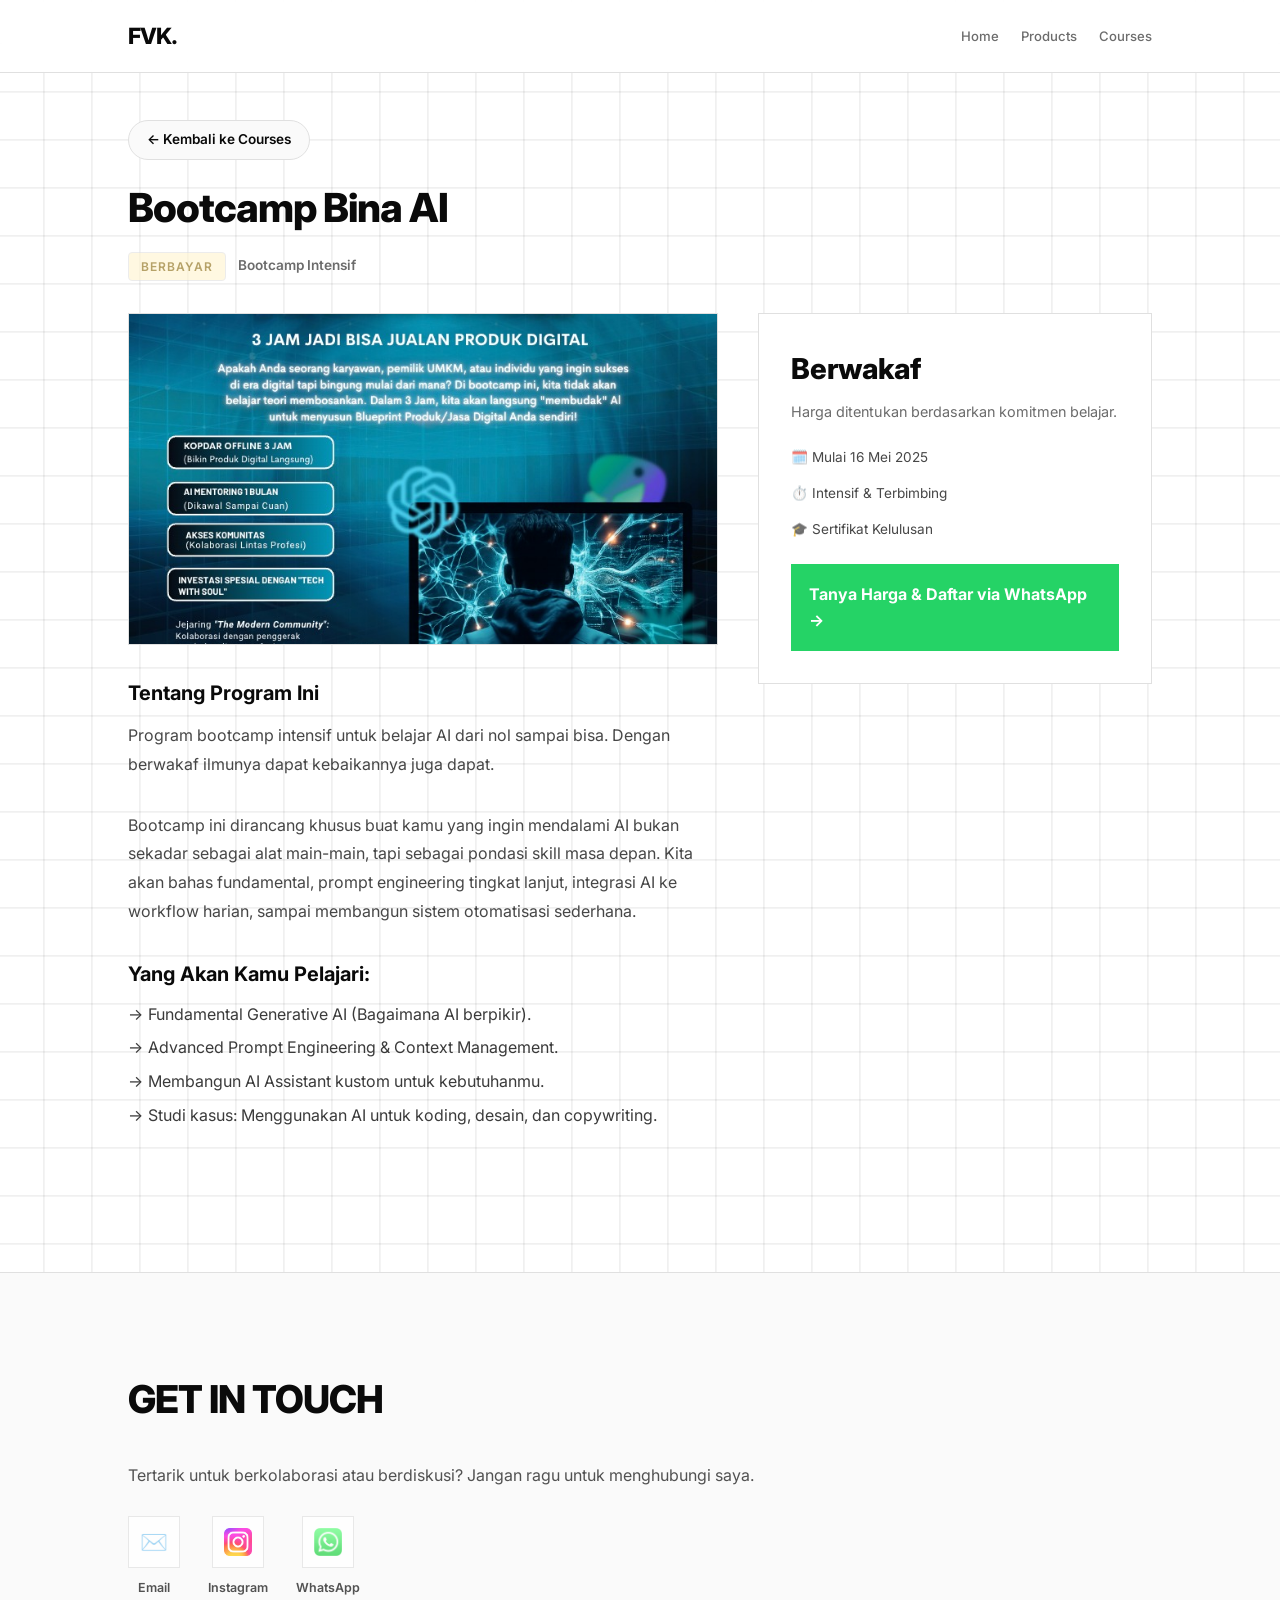
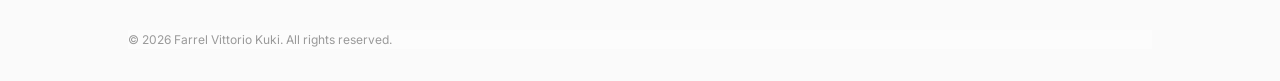
<file: course-bootcamp.html>
<!DOCTYPE html>
<html lang="id">
<head>
    <meta charset="UTF-8">
    <meta name="viewport" content="width=device-width, initial-scale=1.0">
    <title>Bootcamp Bina AI</title>
    <meta name="description" content="Detail Course Bootcamp Bina AI oleh Farrel Vittorio Kuki.">
    <link rel="preconnect" href="https://fonts.googleapis.com">
    <link rel="preconnect" href="https://fonts.gstatic.com" crossorigin>
    <link href="https://fonts.googleapis.com/css2?family=Inter:wght@300;400;500;600;800&display=swap" rel="stylesheet">
    <link rel="stylesheet" href="style.css">
</head>
<body>
    <div id="grid-bg" aria-hidden="true"></div>

    <nav id="navbar">
        <div class="logo">FVK.</div>
        <ul class="nav-links" id="nav-links">
            <li><a href="index.html#home" class="nav-item">Home</a></li>
            <li><a href="index.html#products" class="nav-item">Products</a></li>
            <li><a href="index.html#courses" class="nav-item">Courses</a></li>
        </ul>
        <div class="menu-toggle" id="mobile-menu">
            <span></span>
            <span></span>
        </div>
    </nav>

    <main class="detail-page">
        <div class="detail-header">
            <a href="index.html#courses" class="back-link">← Kembali ke Courses</a>
            <h1>Bootcamp Bina AI</h1>
            <div class="detail-meta">
                <span class="badge" style="background:#fff3cd; color:#856404;">Berbayar</span>
                <span>Bootcamp Intensif</span>
            </div>
        </div>

        <div class="detail-grid">
            <div class="detail-main">
                <div class="detail-banner">
                    <img src="assets/bootcamp.jpeg" alt="Bootcamp Bina AI" onerror="this.style.display='none'; this.parentElement.style.background='#f0f0f0'">
                </div>
                
                <div class="detail-description">
                    <h3>Tentang Program Ini</h3>
                    <p>Program bootcamp intensif untuk belajar AI dari nol sampai bisa. Dengan berwakaf ilmunya dapat kebaikannya juga dapat.</p>
                    <p>Bootcamp ini dirancang khusus buat kamu yang ingin mendalami AI bukan sekadar sebagai alat main-main, tapi sebagai pondasi skill masa depan. Kita akan bahas fundamental, prompt engineering tingkat lanjut, integrasi AI ke workflow harian, sampai membangun sistem otomatisasi sederhana.</p>
                    
                    <h3>Yang Akan Kamu Pelajari:</h3>
                    <ul>
                        <li>Fundamental Generative AI (Bagaimana AI berpikir).</li>
                        <li>Advanced Prompt Engineering & Context Management.</li>
                        <li>Membangun AI Assistant kustom untuk kebutuhanmu.</li>
                        <li>Studi kasus: Menggunakan AI untuk koding, desain, dan copywriting.</li>
                    </ul>
                </div>
            </div>

            <div class="detail-sidebar">
                <div class="detail-price">Berwakaf</div>
                <p>Harga ditentukan berdasarkan komitmen belajar.</p>
                
                <ul class="course-details" style="margin-bottom:24px;">
                    <li style="margin-bottom:8px">🗓️ Mulai 16 Mei 2025</li>
                    <li style="margin-bottom:8px">⏱️ Intensif & Terbimbing</li>
                    <li>🎓 Sertifikat Kelulusan</li>
                </ul>

                <a href="https://wa.me/628561846499?text=Halo%20Farrel%2C%20saya%20tertarik%20dengan%20Bootcamp%20Bina%20AI%20tanggal%2016%20Mei.%20Bisa%20info%20harga%20dan%20detailnya%3F" target="_blank" rel="noopener noreferrer" class="detail-cta-btn wa-btn">
                    Tanya Harga & Daftar via WhatsApp →
                </a>
            </div>
        </div>
    </main>

    <!-- FOOTER inline -->
    <footer id="contact">
        <div class="footer-content">
            <h2>Get In Touch</h2>
            <p style="margin-bottom: 28px; opacity: 0.7;">Tertarik untuk berkolaborasi atau berdiskusi? Jangan ragu untuk menghubungi saya.</p>
            <div class="social-links">
                <a href="mailto:farrelvittoriokuki300408@gmail.com" class="social-link-item">
                    <div class="social-icon-box">
                        <span class="icon-fallback">✉️</span>
                    </div>
                    <span>Email</span>
                </a>
                <a href="https://www.instagram.com/dlq33_2man?igsh=MWpqem1uYnczZzRmdQ==" target="_blank" rel="noopener noreferrer" class="social-link-item">
                    <div class="social-icon-box">
                        <img src="assets/instagram.png" alt="Instagram" onerror="this.style.display='none'; this.parentElement.innerHTML='<span class=\'icon-fallback\'>📸</span>'">
                    </div>
                    <span>Instagram</span>
                </a>
                <a href="https://wa.me/628561846499?text=Halo%20Farrel%2C%20saya%20ingin%20terhubung%20dengan%20kamu!" target="_blank" rel="noopener noreferrer" class="social-link-item">
                    <div class="social-icon-box">
                        <img src="assets/whatsapp.png" alt="WhatsApp" onerror="this.style.display='none'; this.parentElement.innerHTML='<span class=\'icon-fallback\'>💬</span>'">
                    </div>
                    <span>WhatsApp</span>
                </a>
            </div>
            <p class="copyright">&copy; 2026 Farrel Vittorio Kuki. All rights reserved.</p>
        </div>
    </footer>

    <script src="https://cdnjs.cloudflare.com/ajax/libs/gsap/3.12.5/gsap.min.js"></script>
    <script src="script.js"></script>
</body>
</html>
</file>
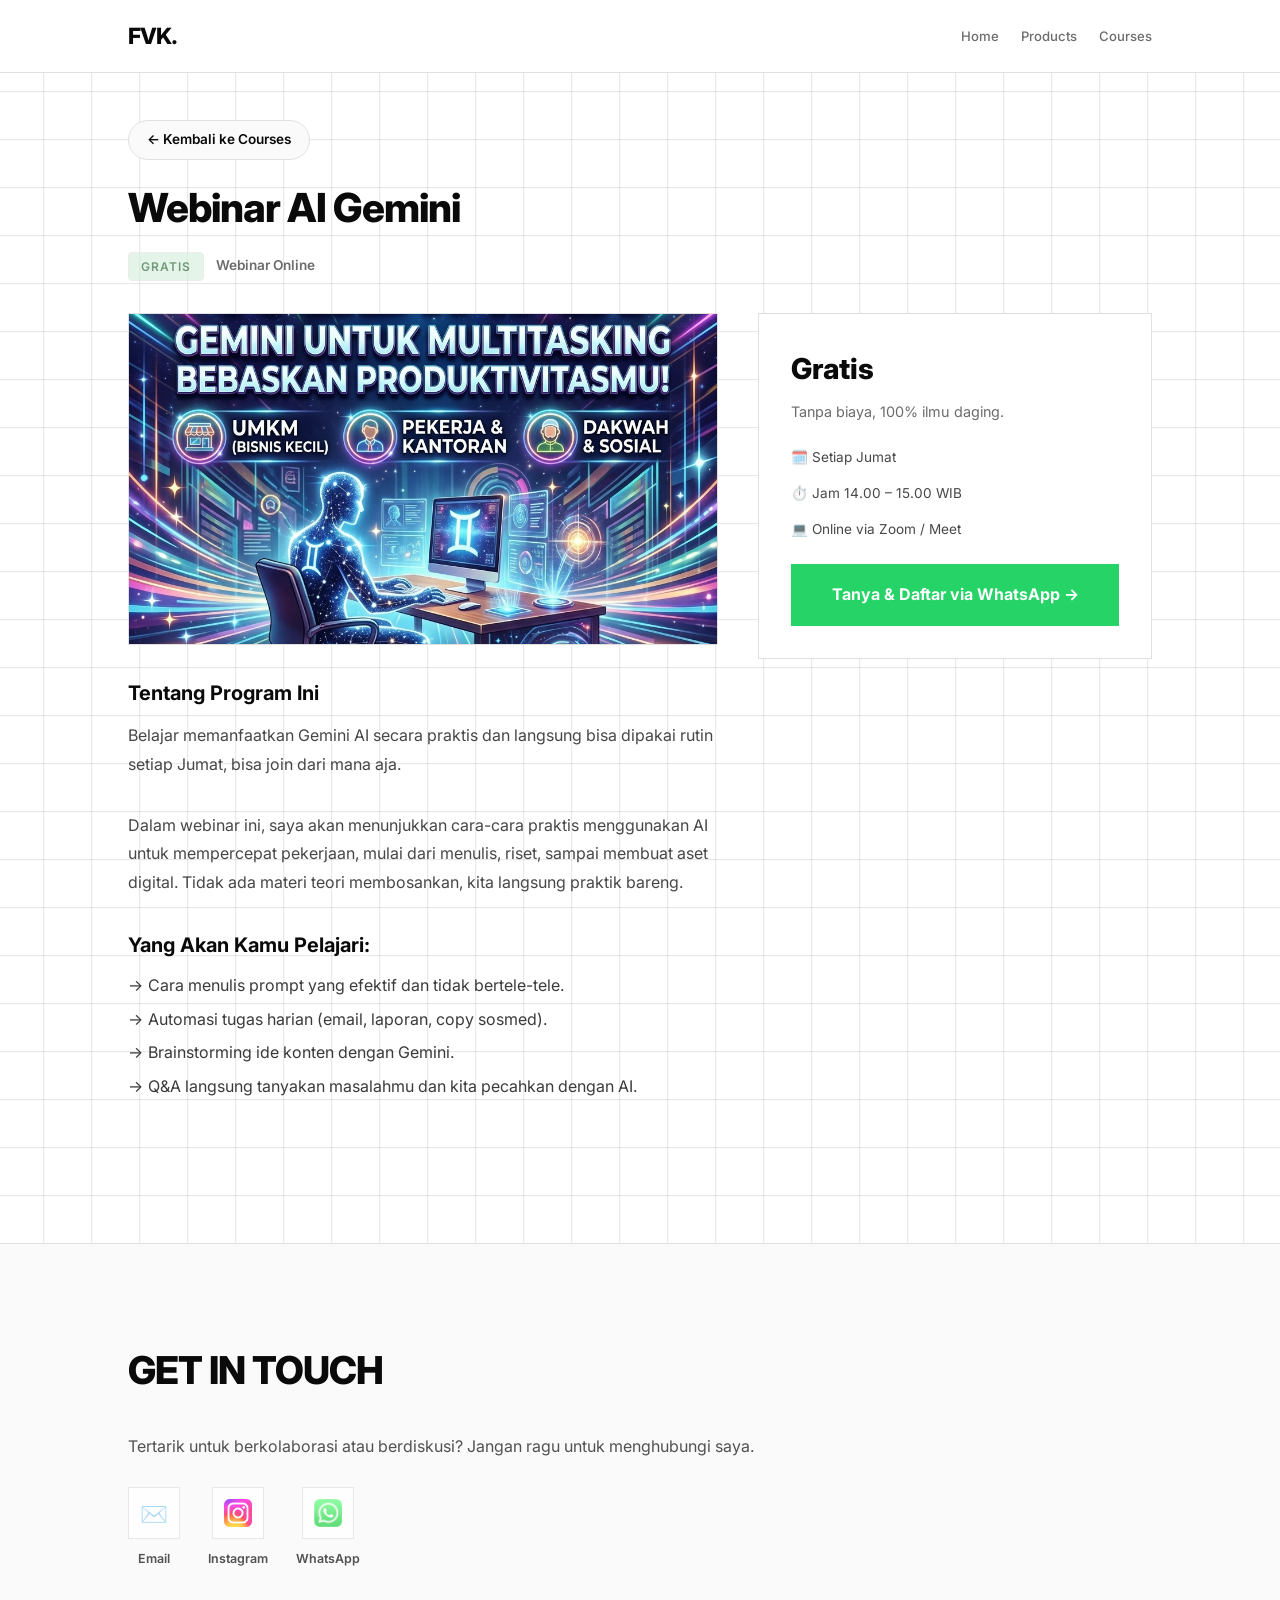
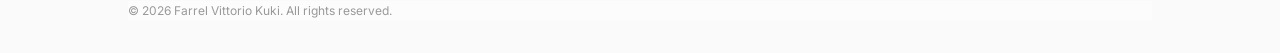
<file: course-webinar.html>
<!DOCTYPE html>
<html lang="id">
<head>
    <meta charset="UTF-8">
    <meta name="viewport" content="width=device-width, initial-scale=1.0">
    <title>Webinar AI Gemini</title>
    <meta name="description" content="Detail Course Webinar AI Gemini oleh Farrel Vittorio Kuki.">
    <link rel="preconnect" href="https://fonts.googleapis.com">
    <link rel="preconnect" href="https://fonts.gstatic.com" crossorigin>
    <link href="https://fonts.googleapis.com/css2?family=Inter:wght@300;400;500;600;800&display=swap" rel="stylesheet">
    <link rel="stylesheet" href="style.css">
</head>
<body>
    <div id="grid-bg" aria-hidden="true"></div>

    <nav id="navbar">
        <div class="logo">FVK.</div>
        <ul class="nav-links" id="nav-links">
            <li><a href="index.html#home" class="nav-item">Home</a></li>
            <li><a href="index.html#products" class="nav-item">Products</a></li>
            <li><a href="index.html#courses" class="nav-item">Courses</a></li>
        </ul>
        <div class="menu-toggle" id="mobile-menu">
            <span></span>
            <span></span>
        </div>
    </nav>

    <main class="detail-page">
        <div class="detail-header">
            <a href="index.html#courses" class="back-link">← Kembali ke Courses</a>
            <h1>Webinar AI Gemini</h1>
            <div class="detail-meta">
                <span class="badge" style="background:#d4edda; color:#155724;">Gratis</span>
                <span>Webinar Online</span>
            </div>
        </div>

        <div class="detail-grid">
            <div class="detail-main">
                <div class="detail-banner">
                    <img src="assets/webinar.png" alt="Webinar AI Gemini" onerror="this.style.display='none'; this.parentElement.style.background='#f0f0f0'">
                </div>
                
                <div class="detail-description">
                    <h3>Tentang Program Ini</h3>
                    <p>Belajar memanfaatkan Gemini AI secara praktis dan langsung bisa dipakai rutin setiap Jumat, bisa join dari mana aja.</p>
                    <p>Dalam webinar ini, saya akan menunjukkan cara-cara praktis menggunakan AI untuk mempercepat pekerjaan, mulai dari menulis, riset, sampai membuat aset digital. Tidak ada materi teori membosankan, kita langsung praktik bareng.</p>
                    
                    <h3>Yang Akan Kamu Pelajari:</h3>
                    <ul>
                        <li>Cara menulis prompt yang efektif dan tidak bertele-tele.</li>
                        <li>Automasi tugas harian (email, laporan, copy sosmed).</li>
                        <li>Brainstorming ide konten dengan Gemini.</li>
                        <li>Q&A langsung tanyakan masalahmu dan kita pecahkan dengan AI.</li>
                    </ul>
                </div>
            </div>

            <div class="detail-sidebar">
                <div class="detail-price">Gratis</div>
                <p>Tanpa biaya, 100% ilmu daging.</p>
                
                <ul class="course-details" style="margin-bottom:24px;">
                    <li style="margin-bottom:8px">🗓️ Setiap Jumat</li>
                    <li style="margin-bottom:8px">⏱️ Jam 14.00 – 15.00 WIB</li>
                    <li>💻 Online via Zoom / Meet</li>
                </ul>

                <a href="https://wa.me/628561846499?text=Halo%20Farrel%2C%20saya%20tertarik%20dengan%20Webinar%20AI%20Gemini.%20Gimana%20cara%20joinnya%3F" target="_blank" rel="noopener noreferrer" class="detail-cta-btn wa-btn">
                    Tanya & Daftar via WhatsApp →
                </a>
            </div>
        </div>
    </main>

    <!-- FOOTER inline -->
    <footer id="contact">
        <div class="footer-content">
            <h2>Get In Touch</h2>
            <p style="margin-bottom: 28px; opacity: 0.7;">Tertarik untuk berkolaborasi atau berdiskusi? Jangan ragu untuk menghubungi saya.</p>
            <div class="social-links">
                <a href="mailto:farrelvittoriokuki300408@gmail.com" class="social-link-item">
                    <div class="social-icon-box">
                        <span class="icon-fallback">✉️</span>
                    </div>
                    <span>Email</span>
                </a>
                <a href="https://www.instagram.com/dlq33_2man?igsh=MWpqem1uYnczZzRmdQ==" target="_blank" rel="noopener noreferrer" class="social-link-item">
                    <div class="social-icon-box">
                        <img src="assets/instagram.png" alt="Instagram" onerror="this.style.display='none'; this.parentElement.innerHTML='<span class=\'icon-fallback\'>📸</span>'">
                    </div>
                    <span>Instagram</span>
                </a>
                <a href="https://wa.me/628561846499?text=Halo%20Farrel%2C%20saya%20ingin%20terhubung%20dengan%20kamu!" target="_blank" rel="noopener noreferrer" class="social-link-item">
                    <div class="social-icon-box">
                        <img src="assets/whatsapp.png" alt="WhatsApp" onerror="this.style.display='none'; this.parentElement.innerHTML='<span class=\'icon-fallback\'>💬</span>'">
                    </div>
                    <span>WhatsApp</span>
                </a>
            </div>
            <p class="copyright">&copy; 2026 Farrel Vittorio Kuki. All rights reserved.</p>
        </div>
    </footer>

    <script src="https://cdnjs.cloudflare.com/ajax/libs/gsap/3.12.5/gsap.min.js"></script>
    <script src="script.js"></script>
</body>
</html>
</file>
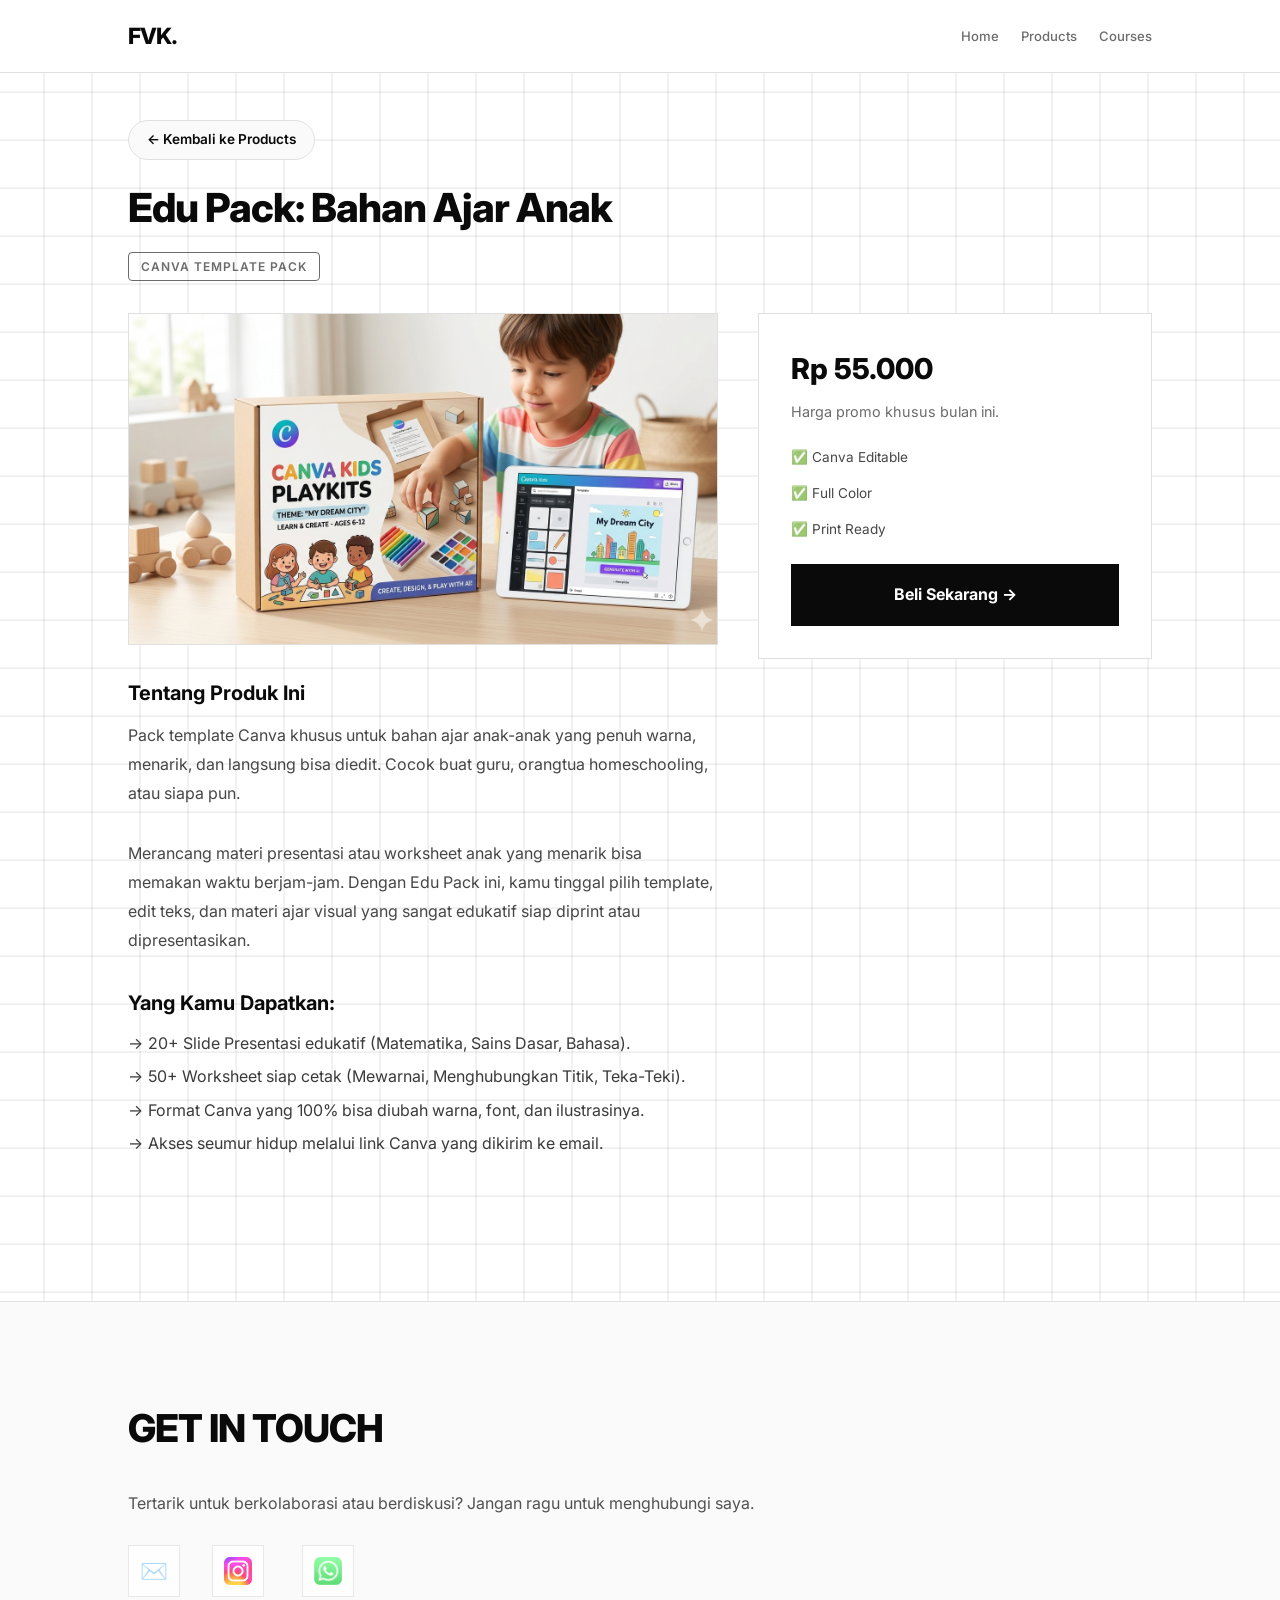
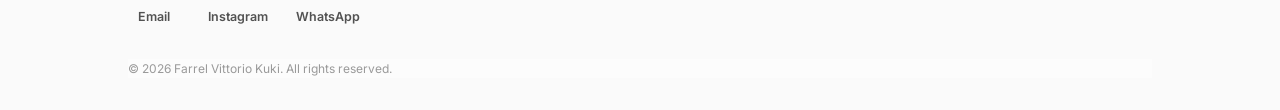
<file: product-canva.html>
<!DOCTYPE html>
<html lang="id">
<head>
    <meta charset="UTF-8">
    <meta name="viewport" content="width=device-width, initial-scale=1.0">
    <title>Edu Pack: Bahan Ajar Anak</title>
    <meta name="description" content="Detail Produk Edu Pack: Bahan Ajar Anak oleh Farrel Vittorio Kuki.">
    <link rel="preconnect" href="https://fonts.googleapis.com">
    <link rel="preconnect" href="https://fonts.gstatic.com" crossorigin>
    <link href="https://fonts.googleapis.com/css2?family=Inter:wght@300;400;500;600;800&display=swap" rel="stylesheet">
    <link rel="stylesheet" href="style.css">
</head>
<body>
    <div id="grid-bg" aria-hidden="true"></div>

    <nav id="navbar">
        <div class="logo">FVK.</div>
        <ul class="nav-links" id="nav-links">
            <li><a href="index.html#home" class="nav-item">Home</a></li>
            <li><a href="index.html#products" class="nav-item">Products</a></li>
            <li><a href="index.html#courses" class="nav-item">Courses</a></li>
        </ul>
        <div class="menu-toggle" id="mobile-menu">
            <span></span>
            <span></span>
        </div>
    </nav>

    <main class="detail-page">
        <div class="detail-header">
            <a href="index.html#products" class="back-link">← Kembali ke Products</a>
            <h1>Edu Pack: Bahan Ajar Anak</h1>
            <div class="detail-meta">
                <span class="badge" style="border-color:var(--text-color);">Canva Template Pack</span>
            </div>
        </div>

        <div class="detail-grid">
            <div class="detail-main">
                <div class="detail-banner">
                    <img src="assets/canva.png" alt="Edu Pack: Bahan Ajar Anak" onerror="this.style.display='none'; this.parentElement.style.background='#f0f0f0'">
                </div>
                
                <div class="detail-description">
                    <h3>Tentang Produk Ini</h3>
                    <p>Pack template Canva khusus untuk bahan ajar anak-anak yang penuh warna, menarik, dan langsung bisa diedit. Cocok buat guru, orangtua homeschooling, atau siapa pun.</p>
                    <p>Merancang materi presentasi atau worksheet anak yang menarik bisa memakan waktu berjam-jam. Dengan Edu Pack ini, kamu tinggal pilih template, edit teks, dan materi ajar visual yang sangat edukatif siap diprint atau dipresentasikan.</p>
                    
                    <h3>Yang Kamu Dapatkan:</h3>
                    <ul>
                        <li>20+ Slide Presentasi edukatif (Matematika, Sains Dasar, Bahasa).</li>
                        <li>50+ Worksheet siap cetak (Mewarnai, Menghubungkan Titik, Teka-Teki).</li>
                        <li>Format Canva yang 100% bisa diubah warna, font, dan ilustrasinya.</li>
                        <li>Akses seumur hidup melalui link Canva yang dikirim ke email.</li>
                    </ul>
                </div>
            </div>

            <div class="detail-sidebar">
                <div class="detail-price">Rp 55.000</div>
                <p>Harga promo khusus bulan ini.</p>
                
                <ul class="course-details" style="margin-bottom:24px;">
                    <li style="margin-bottom:8px">✅ Canva Editable</li>
                    <li style="margin-bottom:8px">✅ Full Color</li>
                    <li>✅ Print Ready</li>
                </ul>

                <a href="payment.html?product=canva-pack" class="detail-cta-btn">
                    Beli Sekarang →
                </a>
            </div>
        </div>
    </main>

    <!-- FOOTER inline -->
    <footer id="contact">
        <div class="footer-content">
            <h2>Get In Touch</h2>
            <p style="margin-bottom: 28px; opacity: 0.7;">Tertarik untuk berkolaborasi atau berdiskusi? Jangan ragu untuk menghubungi saya.</p>
            <div class="social-links">
                <a href="mailto:farrelvittoriokuki300408@gmail.com" class="social-link-item">
                    <div class="social-icon-box">
                        <span class="icon-fallback">✉️</span>
                    </div>
                    <span>Email</span>
                </a>
                <a href="https://www.instagram.com/dlq33_2man?igsh=MWpqem1uYnczZzRmdQ==" target="_blank" rel="noopener noreferrer" class="social-link-item">
                    <div class="social-icon-box">
                        <img src="assets/instagram.png" alt="Instagram" onerror="this.style.display='none'; this.parentElement.innerHTML='<span class=\'icon-fallback\'>📸</span>'">
                    </div>
                    <span>Instagram</span>
                </a>
                <a href="https://wa.me/628561846499?text=Halo%20Farrel%2C%20saya%20ingin%20terhubung%20dengan%20kamu!" target="_blank" rel="noopener noreferrer" class="social-link-item">
                    <div class="social-icon-box">
                        <img src="assets/whatsapp.png" alt="WhatsApp" onerror="this.style.display='none'; this.parentElement.innerHTML='<span class=\'icon-fallback\'>💬</span>'">
                    </div>
                    <span>WhatsApp</span>
                </a>
            </div>
            <p class="copyright">&copy; 2026 Farrel Vittorio Kuki. All rights reserved.</p>
        </div>
    </footer>

    <script src="https://cdnjs.cloudflare.com/ajax/libs/gsap/3.12.5/gsap.min.js"></script>
    <script src="script.js"></script>
</body>
</html>
</file>
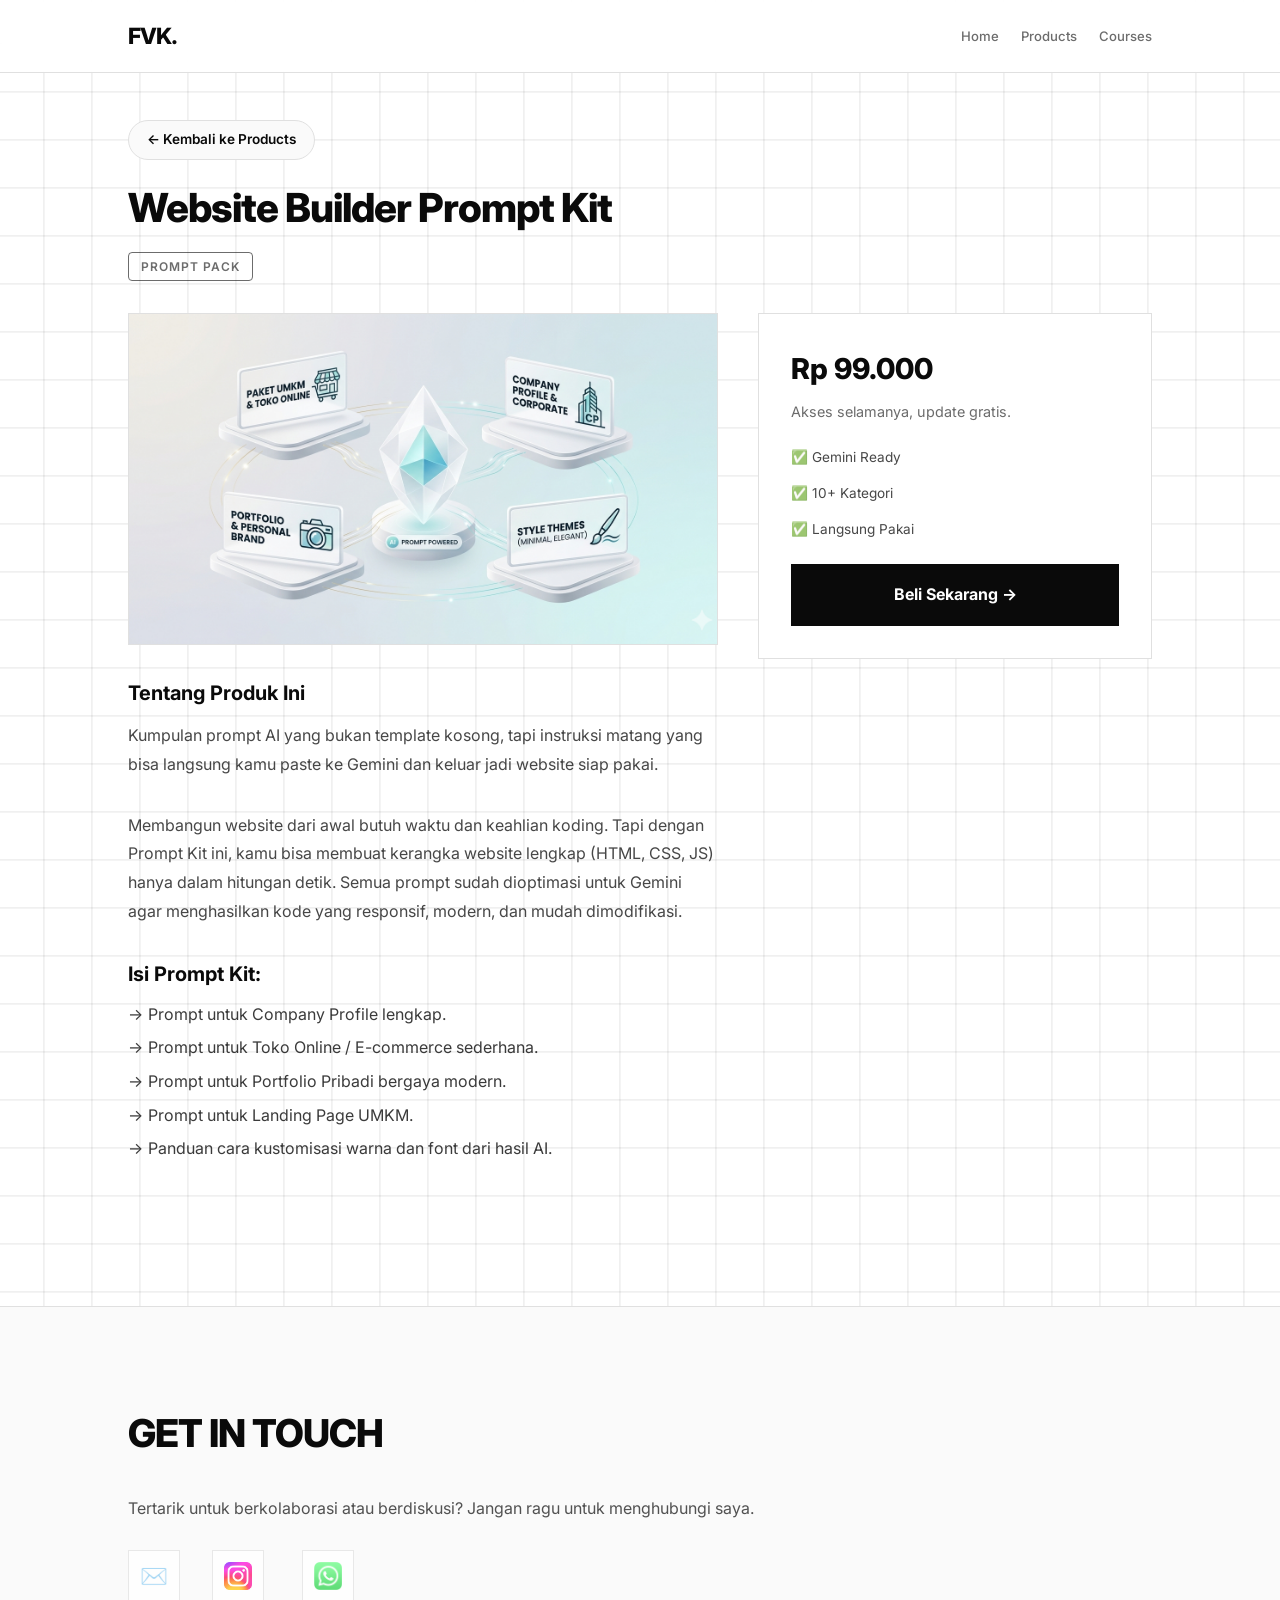
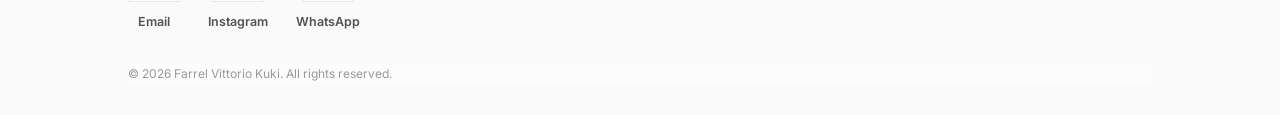
<file: product-prompt.html>
<!DOCTYPE html>
<html lang="id">
<head>
    <meta charset="UTF-8">
    <meta name="viewport" content="width=device-width, initial-scale=1.0">
    <title>Website Builder Prompt Kit</title>
    <meta name="description" content="Detail Produk Website Builder Prompt Kit oleh Farrel Vittorio Kuki.">
    <link rel="preconnect" href="https://fonts.googleapis.com">
    <link rel="preconnect" href="https://fonts.gstatic.com" crossorigin>
    <link href="https://fonts.googleapis.com/css2?family=Inter:wght@300;400;500;600;800&display=swap" rel="stylesheet">
    <link rel="stylesheet" href="style.css">
</head>
<body>
    <div id="grid-bg" aria-hidden="true"></div>

    <nav id="navbar">
        <div class="logo">FVK.</div>
        <ul class="nav-links" id="nav-links">
            <li><a href="index.html#home" class="nav-item">Home</a></li>
            <li><a href="index.html#products" class="nav-item">Products</a></li>
            <li><a href="index.html#courses" class="nav-item">Courses</a></li>
        </ul>
        <div class="menu-toggle" id="mobile-menu">
            <span></span>
            <span></span>
        </div>
    </nav>

    <main class="detail-page">
        <div class="detail-header">
            <a href="index.html#products" class="back-link">← Kembali ke Products</a>
            <h1>Website Builder Prompt Kit</h1>
            <div class="detail-meta">
                <span class="badge" style="border-color:var(--text-color);">Prompt Pack</span>
            </div>
        </div>

        <div class="detail-grid">
            <div class="detail-main">
                <div class="detail-banner">
                    <img src="assets/prompt.png" alt="Website Builder Prompt Kit" onerror="this.style.display='none'; this.parentElement.style.background='#f0f0f0'">
                </div>
                
                <div class="detail-description">
                    <h3>Tentang Produk Ini</h3>
                    <p>Kumpulan prompt AI yang bukan template kosong, tapi instruksi matang yang bisa langsung kamu paste ke Gemini dan keluar jadi website siap pakai.</p>
                    <p>Membangun website dari awal butuh waktu dan keahlian koding. Tapi dengan Prompt Kit ini, kamu bisa membuat kerangka website lengkap (HTML, CSS, JS) hanya dalam hitungan detik. Semua prompt sudah dioptimasi untuk Gemini agar menghasilkan kode yang responsif, modern, dan mudah dimodifikasi.</p>
                    
                    <h3>Isi Prompt Kit:</h3>
                    <ul>
                        <li>Prompt untuk Company Profile lengkap.</li>
                        <li>Prompt untuk Toko Online / E-commerce sederhana.</li>
                        <li>Prompt untuk Portfolio Pribadi bergaya modern.</li>
                        <li>Prompt untuk Landing Page UMKM.</li>
                        <li>Panduan cara kustomisasi warna dan font dari hasil AI.</li>
                    </ul>
                </div>
            </div>

            <div class="detail-sidebar">
                <div class="detail-price">Rp 99.000</div>
                <p>Akses selamanya, update gratis.</p>
                
                <ul class="course-details" style="margin-bottom:24px;">
                    <li style="margin-bottom:8px">✅ Gemini Ready</li>
                    <li style="margin-bottom:8px">✅ 10+ Kategori</li>
                    <li>✅ Langsung Pakai</li>
                </ul>

                <a href="payment.html?product=prompt-kit" class="detail-cta-btn">
                    Beli Sekarang →
                </a>
            </div>
        </div>
    </main>

    <!-- FOOTER inline -->
    <footer id="contact">
        <div class="footer-content">
            <h2>Get In Touch</h2>
            <p style="margin-bottom: 28px; opacity: 0.7;">Tertarik untuk berkolaborasi atau berdiskusi? Jangan ragu untuk menghubungi saya.</p>
            <div class="social-links">
                <a href="mailto:farrelvittoriokuki300408@gmail.com" class="social-link-item">
                    <div class="social-icon-box">
                        <span class="icon-fallback">✉️</span>
                    </div>
                    <span>Email</span>
                </a>
                <a href="https://www.instagram.com/dlq33_2man?igsh=MWpqem1uYnczZzRmdQ==" target="_blank" rel="noopener noreferrer" class="social-link-item">
                    <div class="social-icon-box">
                        <img src="assets/instagram.png" alt="Instagram" onerror="this.style.display='none'; this.parentElement.innerHTML='<span class=\'icon-fallback\'>📸</span>'">
                    </div>
                    <span>Instagram</span>
                </a>
                <a href="https://wa.me/628561846499?text=Halo%20Farrel%2C%20saya%20ingin%20terhubung%20dengan%20kamu!" target="_blank" rel="noopener noreferrer" class="social-link-item">
                    <div class="social-icon-box">
                        <img src="assets/whatsapp.png" alt="WhatsApp" onerror="this.style.display='none'; this.parentElement.innerHTML='<span class=\'icon-fallback\'>💬</span>'">
                    </div>
                    <span>WhatsApp</span>
                </a>
            </div>
            <p class="copyright">&copy; 2026 Farrel Vittorio Kuki. All rights reserved.</p>
        </div>
    </footer>

    <script src="https://cdnjs.cloudflare.com/ajax/libs/gsap/3.12.5/gsap.min.js"></script>
    <script src="script.js"></script>
</body>
</html>
</file>
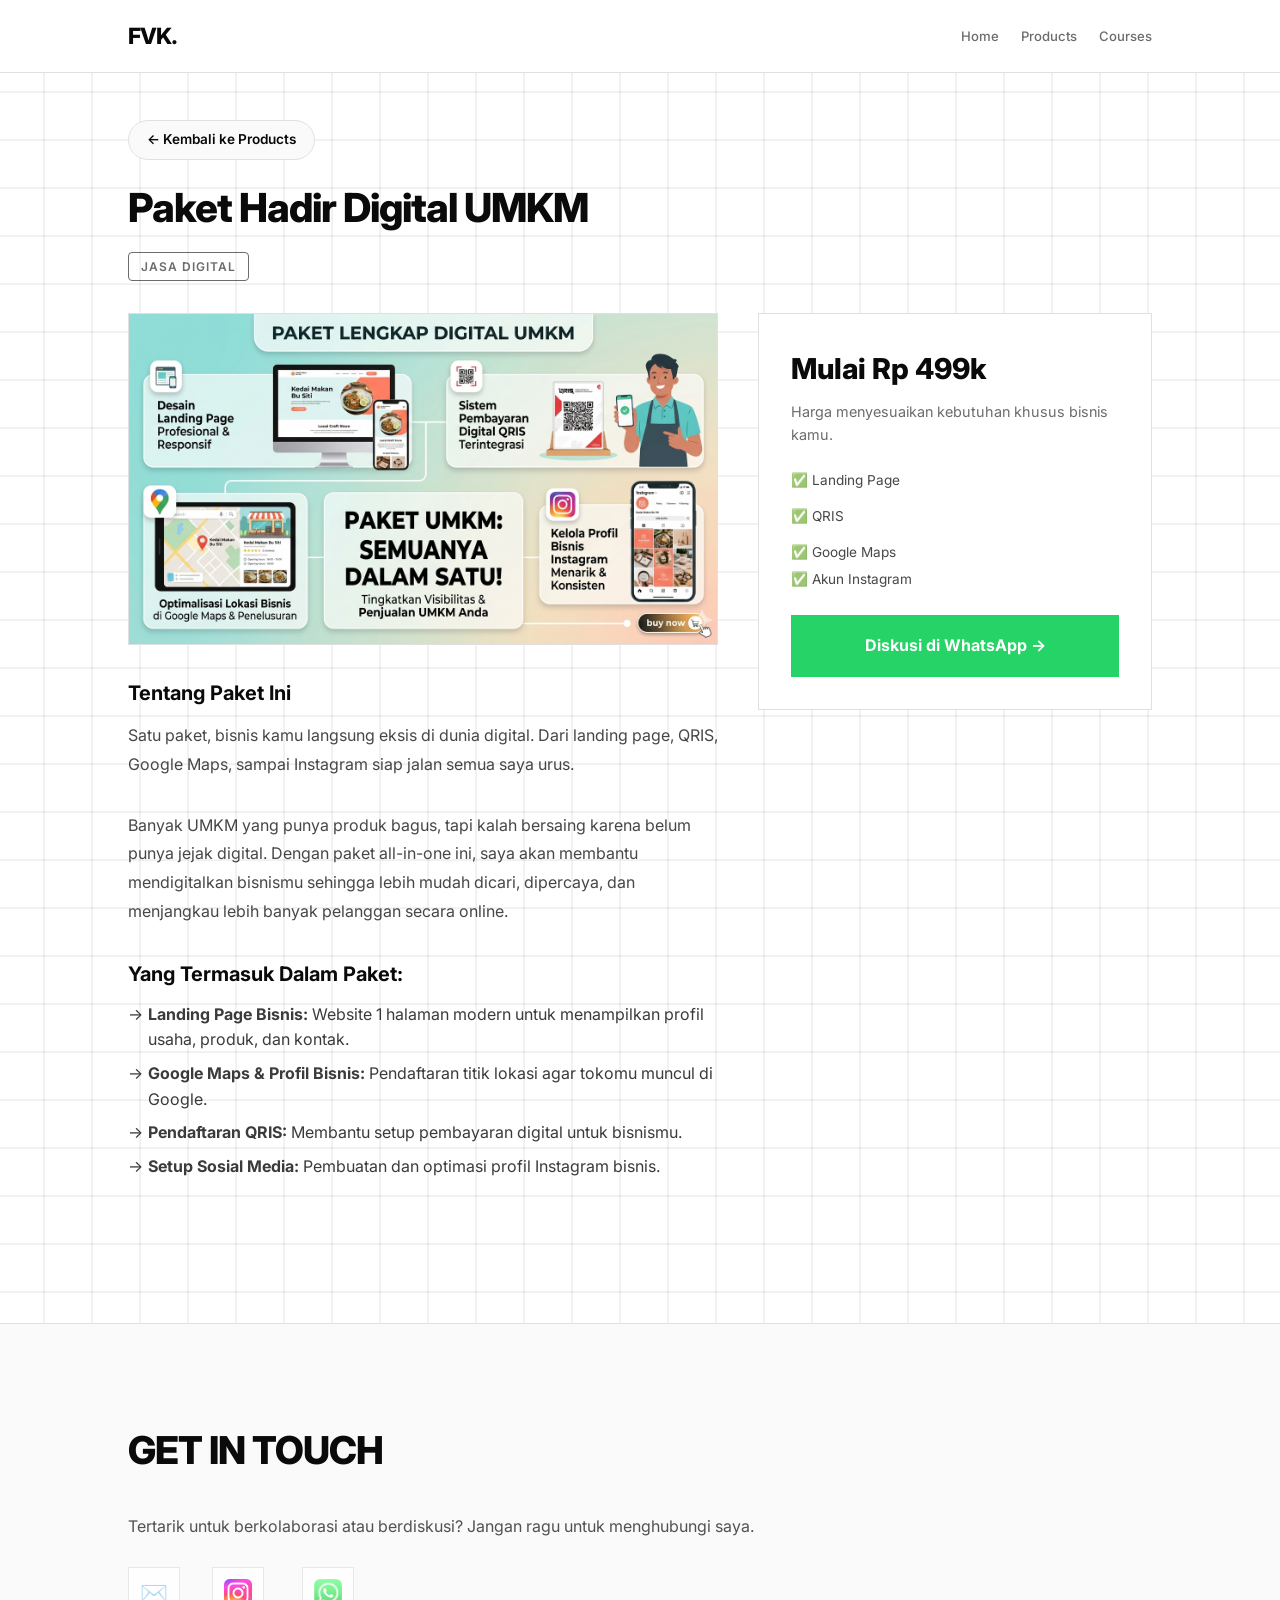
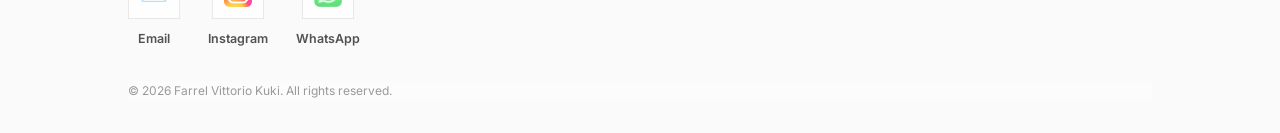
<file: product-umkm.html>
<!DOCTYPE html>
<html lang="id">
<head>
    <meta charset="UTF-8">
    <meta name="viewport" content="width=device-width, initial-scale=1.0">
    <title>Paket Hadir Digital UMKM — Farrel Vittorio Kuki</title>
    <meta name="description" content="Detail Produk Paket Hadir Digital UMKM oleh Farrel Vittorio Kuki.">
    <link rel="preconnect" href="https://fonts.googleapis.com">
    <link rel="preconnect" href="https://fonts.gstatic.com" crossorigin>
    <link href="https://fonts.googleapis.com/css2?family=Inter:wght@300;400;500;600;800&display=swap" rel="stylesheet">
    <link rel="stylesheet" href="style.css">
</head>
<body>
    <div id="grid-bg" aria-hidden="true"></div>

    <nav id="navbar">
        <div class="logo">FVK.</div>
        <ul class="nav-links" id="nav-links">
            <li><a href="index.html#home" class="nav-item">Home</a></li>
            <li><a href="index.html#products" class="nav-item">Products</a></li>
            <li><a href="index.html#courses" class="nav-item">Courses</a></li>
        </ul>
        <div class="menu-toggle" id="mobile-menu">
            <span></span>
            <span></span>
        </div>
    </nav>

    <main class="detail-page">
        <div class="detail-header">
            <a href="index.html#products" class="back-link">← Kembali ke Products</a>
            <h1>Paket Hadir Digital UMKM</h1>
            <div class="detail-meta">
                <span class="badge" style="border-color:var(--text-color);">Jasa Digital</span>
            </div>
        </div>

        <div class="detail-grid">
            <div class="detail-main">
                <div class="detail-banner">
                    <img src="assets/umkm.png" alt="Paket Hadir Digital UMKM" onerror="this.style.display='none'; this.parentElement.style.background='#f0f0f0'">
                </div>
                
                <div class="detail-description">
                    <h3>Tentang Paket Ini</h3>
                    <p>Satu paket, bisnis kamu langsung eksis di dunia digital. Dari landing page, QRIS, Google Maps, sampai Instagram siap jalan semua saya urus.</p>
                    <p>Banyak UMKM yang punya produk bagus, tapi kalah bersaing karena belum punya jejak digital. Dengan paket all-in-one ini, saya akan membantu mendigitalkan bisnismu sehingga lebih mudah dicari, dipercaya, dan menjangkau lebih banyak pelanggan secara online.</p>
                    
                    <h3>Yang Termasuk Dalam Paket:</h3>
                    <ul>
                        <li><strong>Landing Page Bisnis:</strong> Website 1 halaman modern untuk menampilkan profil usaha, produk, dan kontak.</li>
                        <li><strong>Google Maps & Profil Bisnis:</strong> Pendaftaran titik lokasi agar tokomu muncul di Google.</li>
                        <li><strong>Pendaftaran QRIS:</strong> Membantu setup pembayaran digital untuk bisnismu.</li>
                        <li><strong>Setup Sosial Media:</strong> Pembuatan dan optimasi profil Instagram bisnis.</li>
                    </ul>
                </div>
            </div>

            <div class="detail-sidebar">
                <div class="detail-price">Mulai Rp 499k</div>
                <p>Harga menyesuaikan kebutuhan khusus bisnis kamu.</p>
                
                <ul class="course-details" style="margin-bottom:24px;">
                    <li style="margin-bottom:8px">✅ Landing Page</li>
                    <li style="margin-bottom:8px">✅ QRIS</li>
                    <li>✅ Google Maps</li>
                    <li>✅ Akun Instagram</li>
                </ul>

                <a href="https://wa.me/628561846499?text=Halo%20Farrel%2C%20saya%20tertarik%20dengan%20Paket%20Hadir%20Digital%20UMKM.%20Bisa%20diskusi%20harga%20dan%20detailnya%3F" target="_blank" rel="noopener noreferrer" class="detail-cta-btn wa-btn">
                    Diskusi di WhatsApp →
                </a>
            </div>
        </div>
    </main>

    <!-- FOOTER inline -->
    <footer id="contact">
        <div class="footer-content">
            <h2>Get In Touch</h2>
            <p style="margin-bottom: 28px; opacity: 0.7;">Tertarik untuk berkolaborasi atau berdiskusi? Jangan ragu untuk menghubungi saya.</p>
            <div class="social-links">
                <a href="mailto:farrelvittoriokuki300408@gmail.com" class="social-link-item">
                    <div class="social-icon-box">
                        <span class="icon-fallback">✉️</span>
                    </div>
                    <span>Email</span>
                </a>
                <a href="https://www.instagram.com/dlq33_2man?igsh=MWpqem1uYnczZzRmdQ==" target="_blank" rel="noopener noreferrer" class="social-link-item">
                    <div class="social-icon-box">
                        <img src="assets/instagram.png" alt="Instagram" onerror="this.style.display='none'; this.parentElement.innerHTML='<span class=\'icon-fallback\'>📸</span>'">
                    </div>
                    <span>Instagram</span>
                </a>
                <a href="https://wa.me/628561846499?text=Halo%20Farrel%2C%20saya%20ingin%20terhubung%20dengan%20kamu!" target="_blank" rel="noopener noreferrer" class="social-link-item">
                    <div class="social-icon-box">
                        <img src="assets/whatsapp.png" alt="WhatsApp" onerror="this.style.display='none'; this.parentElement.innerHTML='<span class=\'icon-fallback\'>💬</span>'">
                    </div>
                    <span>WhatsApp</span>
                </a>
            </div>
            <p class="copyright">&copy; 2026 Farrel Vittorio Kuki. All rights reserved.</p>
        </div>
    </footer>

    <script src="https://cdnjs.cloudflare.com/ajax/libs/gsap/3.12.5/gsap.min.js"></script>
    <script src="script.js"></script>
</body>
</html>
</file>
<file: style.css>
/* ============================================
   PORTFOLIO — Farrel Vittorio Kuki
   style.css
   ============================================ */

/* --- CSS VARIABLES --- */
:root {
    --bg-color: #ffffff;
    --text-color: #0a0a0a;
    --accent-color: #333333;
    --border-color: #e0e0e0;
    --grid-color: rgba(20, 20, 20, 0.12);
    --transition: all 0.3s cubic-bezier(0.4, 0, 0.2, 1);
    --card-bg: #fafafa;

    --space-xs: 0.5rem;
    --space-sm: 1rem;
    --space-md: 2rem;
    --space-lg: 4rem;
    --space-xl: 6rem;
    --space-2xl: 8rem;
}

/* --- GLOBAL --- */
* { margin: 0; padding: 0; box-sizing: border-box; }
html { scroll-behavior: smooth; }
body {
    font-family: 'Inter', sans-serif;
    background-color: var(--bg-color);
    color: var(--text-color);
    line-height: 1.6;
    overflow-x: hidden;
}

/* --- GRID BACKGROUND --- */
#grid-bg {
    position: fixed;
    top: 0; left: 0;
    width: 200%; height: 200%;
    background-image:
        linear-gradient(var(--grid-color) 1px, transparent 1px),
        linear-gradient(90deg, var(--grid-color) 1px, transparent 1px);
    background-size: 48px 48px;
    z-index: -1;
    pointer-events: none;
    will-change: transform;
}

/* --- SECTION SPACING --- */
section {
    padding: var(--space-xl) 10% var(--space-lg);
    min-height: auto;
    border-bottom: 1px solid var(--border-color);
}

h2 {
    font-size: 2.4rem;
    font-weight: 800;
    margin-bottom: var(--space-md);
    text-transform: uppercase;
    letter-spacing: -1px;
    text-align: left;
}

.section-sub {
    font-size: 1rem;
    opacity: 0.6;
    max-width: 560px;
    line-height: 1.8;
    margin-bottom: var(--space-lg);
    margin-top: calc(-1 * var(--space-sm));
}

.btn {
    display: inline-block;
    padding: 14px 32px;
    background-color: var(--text-color);
    color: var(--bg-color);
    text-decoration: none;
    font-weight: 600;
    font-size: 0.9rem;
    border: 2px solid var(--text-color);
    transition: var(--transition);
    cursor: pointer;
}
.btn:hover { background-color: transparent; color: var(--text-color); }

/* --- GSAP FOUC PREVENTION --- */
/* Only hide elements that will be revealed by scroll-trigger animations */
.gs-reveal { visibility: hidden; opacity: 0; }

/* --- NAVBAR --- */
nav {
    position: fixed;
    top: 0; width: 100%;
    display: flex;
    justify-content: space-between;
    align-items: center;
    padding: 18px 10%;
    background-color: rgba(255, 255, 255, 0.88);
    backdrop-filter: blur(12px);
    -webkit-backdrop-filter: blur(12px);
    border-bottom: 1px solid var(--border-color);
    z-index: 1000;
    transition: var(--transition);
}
.logo { font-weight: 800; font-size: 1.4rem; letter-spacing: -1px; }
.nav-links { display: flex; list-style: none; gap: 22px; }
.nav-links a {
    text-decoration: none;
    color: var(--text-color);
    font-weight: 500;
    font-size: 0.82rem;
    transition: var(--transition);
    opacity: 0.6;
}
.nav-links a:hover, .nav-links a.active { opacity: 1; }
.menu-toggle { display: none; flex-direction: column; gap: 5px; cursor: pointer; }
.menu-toggle span { width: 25px; height: 2px; background-color: var(--text-color); transition: var(--transition); }

/* --- HERO --- */
.hero {
    height: 100vh;
    display: flex;
    flex-direction: row;
    justify-content: space-between;
    align-items: center;
    border-bottom: none;
    gap: var(--space-lg);
    padding-top: 100px;
}
.hero-text { flex: 1; }
.hero h1 {
    font-size: clamp(2.8rem, 7vw, 5rem);
    line-height: 0.95;
    margin-bottom: var(--space-sm);
    font-weight: 800;
    letter-spacing: -2px;
}
/* Hero h1 is animated by GSAP directly — needs to start hidden */
.hero h1 { visibility: hidden; opacity: 0; }
.hero .role {
    font-size: 1rem; font-weight: 400;
    margin-bottom: var(--space-sm);
    color: var(--accent-color);
    border-left: 3px solid var(--text-color);
    padding-left: 14px;
    visibility: hidden; opacity: 0;
}
.hero .desc {
    max-width: 500px;
    margin-bottom: var(--space-md);
    font-size: 0.95rem;
    opacity: 0;
    line-height: 1.75;
    visibility: hidden;
}
.hero .btn {
    visibility: hidden;
    opacity: 0;
}
.hero-photo-wrapper { flex-shrink: 0; }
.hero-photo {
    width: 260px; height: 260px;
    border-radius: 50%;
    border: 3px solid var(--border-color);
    background-color: var(--card-bg);
    display: flex; align-items: center; justify-content: center;
    overflow: hidden;
    box-shadow: 0 20px 56px rgba(0,0,0,0.08);
    transition: var(--transition);
}
.hero-photo:hover { box-shadow: 0 24px 64px rgba(0,0,0,0.12); transform: translateY(-4px); }
.hero-photo img { width: 100%; height: 100%; object-fit: cover; }

/* --- ABOUT --- */
.about-content { max-width: 700px; }
.about-content p { font-size: 1rem; line-height: 1.8; opacity: 0.8; }

/* --- SKILLS --- */
.skills-category { margin-bottom: var(--space-lg); }
.skills-category:last-child { margin-bottom: 0; }
.skills-category h3 {
    font-size: 0.85rem; font-weight: 600;
    text-transform: uppercase; letter-spacing: 2px;
    margin-bottom: var(--space-sm); opacity: 0.5;
}
.skills-grid { display: grid; grid-template-columns: repeat(auto-fit, minmax(120px, 1fr)); gap: 16px; }
.skill-card {
    padding: 24px 16px;
    border: 1px solid var(--border-color);
    background: var(--bg-color);
    text-align: center;
    font-weight: 600; font-size: 0.8rem;
    transition: var(--transition);
    display: flex; flex-direction: column; align-items: center; gap: 12px;
}
.skill-card img { width: 44px; height: 44px; object-fit: contain; transition: var(--transition); }
.skill-card:hover {
    background-color: var(--text-color);
    color: var(--bg-color);
    transform: translateY(-5px);
    box-shadow: 0 10px 28px rgba(0,0,0,0.12);
}
.skill-card:hover img { filter: brightness(0) invert(1); }

/* --- JOURNEY --- */
.journey-list { position: relative; max-width: 700px; }
.journey-item {
    padding-left: 30px;
    border-left: 2px solid var(--border-color);
    position: relative;
    padding-bottom: var(--space-lg);
}
.journey-item:last-child { padding-bottom: 0; }
.journey-item::before {
    content: "";
    position: absolute; left: -6px; top: 2px;
    width: 10px; height: 10px;
    background-color: var(--text-color); border-radius: 50%;
}
.journey-date { font-weight: 800; font-size: 0.85rem; margin-bottom: 6px; }
.journey-item h3 { margin-bottom: 6px; font-size: 1.05rem; }
.journey-item p { opacity: 0.7; line-height: 1.75; font-size: 0.95rem; }

/* --- PROJECTS --- */
.projects-grid {
    display: grid;
    grid-template-columns: repeat(3, 1fr);
    gap: 20px;
    margin-bottom: var(--space-md);
}

.project-card {
    border: 1px solid var(--border-color);
    background: var(--bg-color);
    overflow: hidden;
    transition: var(--transition);
}
.project-card:hover { transform: translateY(-4px); box-shadow: 0 12px 32px rgba(0,0,0,0.08); }

.project-preview {
    position: relative;
    height: 180px;
    background: #f0f0f0;
    overflow: hidden;
}
.project-thumb {
    width: 100%; height: 100%; object-fit: cover;
    transition: var(--transition);
}
.project-card:hover .project-thumb { transform: scale(1.04); }
.project-overlay {
    position: absolute; inset: 0;
    background: rgba(10,10,10,0.7);
    display: flex; align-items: center; justify-content: center;
    opacity: 0; transition: var(--transition);
}
.project-card:hover .project-overlay { opacity: 1; }
.preview-btn {
    padding: 10px 22px;
    background: white; color: #0a0a0a;
    text-decoration: none;
    font-weight: 600; font-size: 0.82rem;
    transition: var(--transition);
}
.preview-btn:hover { background: #0a0a0a; color: white; }

.placeholder-preview {
    display: flex; flex-direction: column;
    align-items: center; justify-content: center;
    gap: 8px; border: 2px dashed var(--border-color);
    background: #fafafa;
    height: 100%;
}
.placeholder-icon { font-size: 2rem; opacity: 0.3; }
.placeholder-preview p { font-size: 0.8rem; opacity: 0.35; font-weight: 600; letter-spacing: 1px; text-transform: uppercase; }

.project-info { padding: 18px 20px 20px; }
.project-tag {
    display: inline-block;
    font-size: 0.7rem; font-weight: 700;
    text-transform: uppercase; letter-spacing: 1.5px;
    background: var(--text-color); color: var(--bg-color);
    padding: 3px 10px; margin-bottom: 10px;
}
.project-tag.muted { background: var(--border-color); color: var(--accent-color); }
.project-info h3 { font-size: 0.95rem; font-weight: 700; margin-bottom: 6px; }
.project-info p { font-size: 0.82rem; opacity: 0.6; line-height: 1.6; margin-bottom: 12px; }
.project-stack { display: flex; flex-wrap: wrap; gap: 6px; }
.project-stack span {
    font-size: 0.7rem; font-weight: 600;
    padding: 3px 10px; border: 1px solid var(--border-color);
    opacity: 0.6;
}

.projects-footer {
    display: flex; align-items: center; gap: 20px;
    flex-wrap: wrap;
    padding-top: var(--space-sm);
}
.btn-outline {
    display: inline-block;
    padding: 13px 28px;
    border: 2px solid var(--text-color);
    color: var(--text-color);
    text-decoration: none;
    font-weight: 600; font-size: 0.88rem;
    transition: var(--transition);
}
.btn-outline:hover { background: var(--text-color); color: var(--bg-color); }

.github-cta {
    display: inline-flex; align-items: center; gap: 12px;
    padding: 13px 28px;
    background-color: var(--text-color); color: var(--bg-color);
    text-decoration: none; font-weight: 600; font-size: 0.88rem;
    border: 2px solid var(--text-color); transition: var(--transition);
}
.github-cta img { width: 20px; height: 20px; filter: brightness(0) invert(1); transition: var(--transition); }
.github-cta:hover { background-color: transparent; color: var(--text-color); }
.github-cta:hover img { filter: none; }

/* --- COURSES --- */
.courses-grid {
    display: grid;
    grid-template-columns: repeat(2, 1fr);
    gap: 24px;
}
.course-card {
    border: 1px solid var(--border-color);
    background: var(--bg-color);
    transition: var(--transition);
    display: flex; flex-direction: column;
    overflow: hidden;
}
.course-card:hover { transform: translateY(-4px); box-shadow: 0 16px 40px rgba(0,0,0,0.08); border-color: var(--text-color); }
.course-banner {
    width: 100%;
    aspect-ratio: 16 / 9;
    overflow: hidden;
    background: #f0f0f0;
    min-height: 160px;
}
.course-banner img {
    width: 100%; height: 100%;
    object-fit: cover;
    transition: transform 0.4s ease;
}
.course-card:hover .course-banner img { transform: scale(1.04); }
.course-body {
    padding: 28px 28px 32px;
    display: flex; flex-direction: column;
    flex: 1;
}
.course-header {
    display: flex; align-items: center; gap: 10px;
    margin-bottom: var(--space-sm);
}
.course-badge {
    font-size: 0.68rem; font-weight: 700;
    text-transform: uppercase; letter-spacing: 1.5px;
    padding: 4px 12px;
}
.course-badge.free { background: #d4edda; color: #155724; }
.course-badge.paid { background: #fff3cd; color: #856404; }
.course-type { font-size: 0.78rem; opacity: 0.45; font-weight: 600; letter-spacing: 0.5px; }
.course-card h3 { font-size: 1.2rem; font-weight: 800; margin-bottom: 10px; }
.course-card > .course-body > p { font-size: 0.9rem; opacity: 0.7; line-height: 1.7; margin-bottom: var(--space-sm); }
.course-details {
    list-style: none; margin-bottom: var(--space-md);
    display: flex; flex-direction: column; gap: 6px;
    flex: 1;
}
.course-details li { font-size: 0.85rem; opacity: 0.75; }
.course-btn {
    display: inline-block;
    padding: 13px 24px;
    background: #25D366; color: white;
    text-decoration: none; font-weight: 700; font-size: 0.88rem;
    transition: var(--transition); text-align: center;
    align-self: flex-start;
}
.course-btn:hover { opacity: 0.85; transform: translateY(-1px); }

/* --- PRODUCTS --- */
.products-grid {
    display: grid;
    grid-template-columns: repeat(3, 1fr);
    gap: 24px;
}
.product-card {
    border: 1px solid var(--border-color);
    background: var(--bg-color);
    transition: var(--transition);
    display: flex; flex-direction: column;
    position: relative; overflow: hidden;
}
.product-card::before {
    content: '';
    position: absolute; top: 0; left: 0; right: 0;
    height: 3px;
    background: var(--text-color);
    transform: scaleX(0);
    transform-origin: left;
    transition: transform 0.35s ease;
    z-index: 2;
}
.product-card:hover::before { transform: scaleX(1); }
.product-card:hover { transform: translateY(-5px); box-shadow: 0 16px 40px rgba(0,0,0,0.08); }

.product-banner {
    width: 100%;
    aspect-ratio: 16 / 9;
    overflow: hidden;
    background: #f0f0f0;
    min-height: 140px;
}
.product-banner img {
    width: 100%; height: 100%;
    object-fit: cover;
    transition: transform 0.4s ease;
}
.product-card:hover .product-banner img { transform: scale(1.04); }
.product-body {
    padding: 24px 24px 28px;
    display: flex; flex-direction: column;
    flex: 1;
}
.product-type {
    font-size: 0.7rem; font-weight: 700;
    text-transform: uppercase; letter-spacing: 2px;
    opacity: 0.4; margin-bottom: 10px; display: block;
}
.product-card h3 { font-size: 1.05rem; font-weight: 800; margin-bottom: 12px; }
.product-card .product-body > p { font-size: 0.85rem; opacity: 0.65; line-height: 1.75; margin-bottom: var(--space-sm); flex: 1; }
.product-tags { display: flex; flex-wrap: wrap; gap: 6px; margin-bottom: var(--space-md); }
.product-tags span {
    font-size: 0.7rem; font-weight: 600;
    padding: 3px 10px; border: 1px solid var(--border-color);
    opacity: 0.6;
}
.product-btn {
    display: inline-block;
    padding: 12px 22px;
    background: var(--text-color); color: var(--bg-color);
    text-decoration: none; font-weight: 700; font-size: 0.85rem;
    border: 2px solid var(--text-color); transition: var(--transition);
    text-align: center;
}
.product-btn:hover { background: transparent; color: var(--text-color); }
.product-btn.wa-btn { background: #25D366; border-color: #25D366; color: white; }
.product-btn.wa-btn:hover { background: transparent; color: #25D366; }

/* --- FOOTER --- */
footer {
    padding: var(--space-xl) 10% var(--space-md);
    background: #fafafa;
    text-align: left;
    border-bottom: none;
    border-top: 1px solid var(--border-color);
}
footer h2 { text-align: left; }

/* Footer content starts hidden, revealed by GSAP */
.footer-content {
    visibility: hidden;
    opacity: 0;
}

.social-links {
    display: flex;
    gap: 28px;
    margin-bottom: var(--space-md);
    flex-wrap: wrap;
}
.social-link-item {
    display: flex; flex-direction: column; align-items: center; gap: 10px;
    text-decoration: none; color: var(--text-color);
    font-weight: 600; font-size: 0.78rem;
    transition: var(--transition);
    opacity: 0.7;
}
.social-link-item:hover { opacity: 1; transform: translateY(-3px); }

.social-icon-box {
    width: 52px; height: 52px;
    border: 1.5px solid var(--border-color);
    display: flex; align-items: center; justify-content: center;
    background: white; transition: var(--transition);
    overflow: hidden;
}
.social-link-item:hover .social-icon-box {
    border-color: var(--text-color);
    box-shadow: 0 4px 16px rgba(0,0,0,0.08);
}
.social-icon-box img {
    width: 28px; height: 28px; object-fit: contain;
}
.icon-fallback {
    font-size: 1.4rem;
    display: flex;
    align-items: center;
    justify-content: center;
    width: 100%;
    height: 100%;
}

.copyright { font-size: 0.75rem; opacity: 0.4; margin-top: var(--space-xs); background: var(--bg-color); }

/* --- DETAIL PAGES (Courses & Products) --- */
.detail-page {
    padding: 120px 10% 80px;
    min-height: 100vh;
}
.detail-header {
    margin-bottom: var(--space-md);
}
.detail-header .back-link {
    display: inline-flex;
    align-items: center;
    gap: 8px;
    padding: 8px 18px;
    background-color: var(--card-bg);
    border: 1px solid var(--border-color);
    border-radius: 20px;
    font-size: 0.85rem;
    font-weight: 600;
    margin-bottom: var(--space-sm);
    color: var(--text-color);
    text-decoration: none;
    transition: var(--transition);
}
.detail-header .back-link:hover {
    background-color: var(--text-color);
    color: var(--bg-color);
    transform: translateX(-4px);
}
.detail-header h1 {
    font-size: 2.5rem;
    font-weight: 800;
    margin-bottom: 12px;
    letter-spacing: -1px;
}
.detail-meta {
    display: flex;
    gap: 12px;
    align-items: center;
    opacity: 0.6;
    font-size: 0.85rem;
    font-weight: 600;
}
.detail-meta span.badge {
    padding: 4px 12px;
    border: 1px solid var(--border-color);
    border-radius: 4px;
    text-transform: uppercase;
    letter-spacing: 1px;
    font-size: 0.75rem;
}

.detail-grid {
    display: grid;
    grid-template-columns: 3fr 2fr;
    gap: 40px;
    margin-top: var(--space-md);
}

.detail-banner {
    width: 100%;
    aspect-ratio: 16 / 9;
    border: 1px solid var(--border-color);
    background: #f0f0f0;
    margin-bottom: var(--space-md);
    overflow: hidden;
}
.detail-banner img {
    width: 100%;
    height: 100%;
    object-fit: cover;
}

.detail-description h3 {
    font-size: 1.25rem;
    margin-bottom: 12px;
}
.detail-description p {
    line-height: 1.8;
    opacity: 0.75;
    margin-bottom: var(--space-md);
}
.detail-description ul {
    list-style-type: none;
    margin-bottom: var(--space-lg);
}
.detail-description ul li {
    padding-left: 20px;
    position: relative;
    margin-bottom: 8px;
    opacity: 0.8;
}
.detail-description ul li::before {
    content: '→';
    position: absolute;
    left: 0;
    color: var(--text-color);
}

.detail-sidebar {
    position: sticky;
    top: 120px;
    border: 1px solid var(--border-color);
    padding: 32px;
    background: var(--bg-color);
    align-self: start;
}
.detail-price {
    font-size: 1.8rem;
    font-weight: 800;
    margin-bottom: 8px;
}
.detail-sidebar p {
    font-size: 0.9rem;
    opacity: 0.6;
    margin-bottom: 24px;
}
.detail-cta-btn {
    display: flex;
    justify-content: center;
    align-items: center;
    width: 100%;
    padding: 16px;
    background: var(--text-color);
    color: var(--bg-color);
    text-decoration: none;
    font-weight: 700;
    font-size: 1rem;
    border: 2px solid var(--text-color);
    transition: var(--transition);
}
.detail-cta-btn:hover {
    background: transparent;
    color: var(--text-color);
}
.detail-cta-btn.wa-btn {
    background: #25D366;
    border-color: #25D366;
    color: white;
}
.detail-cta-btn.wa-btn:hover {
    background: transparent;
    color: #25D366;
}

/* --- RESPONSIVE --- */
@media (max-width: 1100px) {
    .products-grid { grid-template-columns: repeat(2, 1fr); }
}

@media (max-width: 992px) {
    .hero {
        flex-direction: column-reverse;
        justify-content: center; gap: var(--space-md);
    }
    .hero-text { display: flex; flex-direction: column; align-items: flex-start; }
    .hero-photo { width: 200px; height: 200px; }
    .projects-grid { grid-template-columns: repeat(2, 1fr); }
    .courses-grid { grid-template-columns: 1fr; }
}

@media (max-width: 768px) {
    section { padding: var(--space-lg) 6% var(--space-lg); }
    nav { padding: 16px 6%; }
    .nav-links {
        display: none; flex-direction: column;
        position: absolute; top: 100%; left: 0; width: 100%;
        background: white; padding: 16px 6%;
        border-bottom: 1px solid var(--border-color);
        z-index: 999;
    }
    .nav-links.show { display: flex; }
    .menu-toggle { display: flex; }
    .hero { height: auto; min-height: 100vh; padding-top: 100px; }
    .hero h1 { font-size: clamp(2.2rem, 10vw, 3.5rem); }
    .hero-photo { width: 160px; height: 160px; }
    h2 { font-size: 1.9rem; }
    .skills-grid { grid-template-columns: repeat(2, 1fr); gap: 12px; }
    .projects-grid { grid-template-columns: 1fr; }
    .products-grid { grid-template-columns: 1fr; }
    footer { padding: var(--space-lg) 6% var(--space-md); }
    .projects-footer { flex-direction: column; align-items: flex-start; }
}

@media (max-width: 480px) {
    .skill-card { padding: 18px 12px; }
    .skill-card img { width: 36px; height: 36px; }
    .github-cta { padding: 12px 24px; font-size: 0.85rem; }
    .course-body { padding: 22px 18px 24px; }
    .product-body { padding: 20px 18px 24px; }
}
</file>
